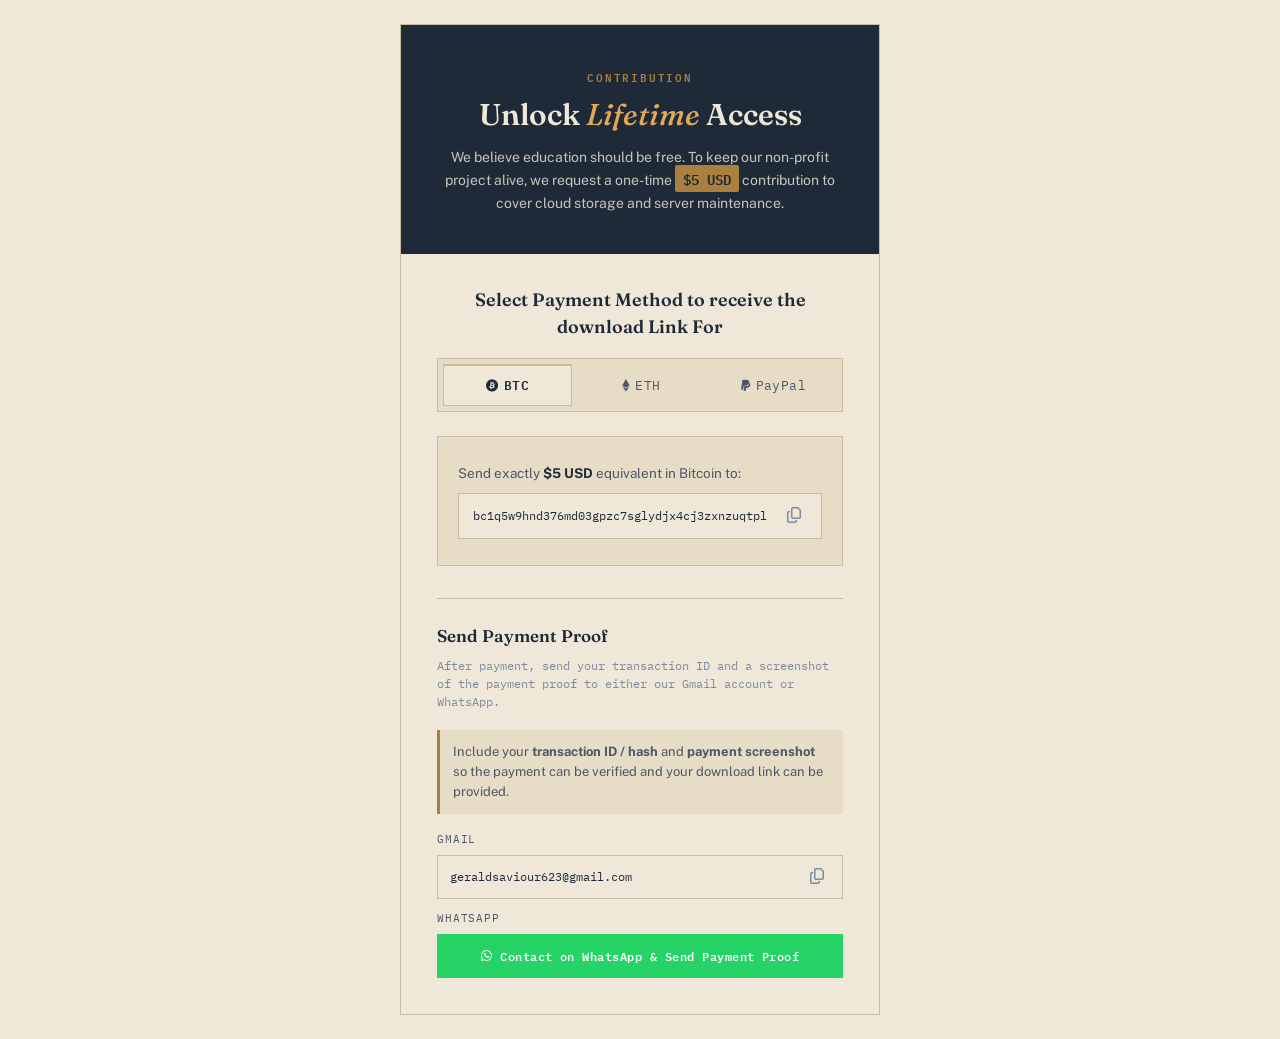
<file: course-access.html>
<!DOCTYPE html>
<html lang="en">
<head>
    <meta charset="UTF-8">
    <meta name="viewport" content="width=device-width, initial-scale=1.0">
    <title>Course Access - Contribution</title>
    <!-- FontAwesome for Icons -->
    <link rel="stylesheet" href="https://cdnjs.cloudflare.com/ajax/libs/font-awesome/6.4.0/css/all.min.css">
    <!-- Fonts used by the design system -->
    <link rel="preconnect" href="https://fonts.googleapis.com">
    <link href="https://fonts.googleapis.com/css2?family=Fraunces:ital,wght@0,340;0,600;1,500&family=Public+Sans:wght@400;600;700&family=IBM+Plex+Mono:wght@400;600&display=swap" rel="stylesheet">

    <style>
        :root{
            --paper:   #EFE7D8;
            --paper-2: #E7DCC6;
            --ink:     #1E2A38;
            --ink-soft:#4B5768;
            --slate:   #7C8CA0;
            --brass:   #A9803F;
            --oxblood: #7A2E22;
            --rule:    #C9BCA0;

            --serif: 'Fraunces', serif;
            --sans:  'Public Sans', sans-serif;
            --mono:  'IBM Plex Mono', monospace;
        }

        *{ box-sizing:border-box; }

        body{
            margin:0;
            min-height:100vh;
            display:flex;
            align-items:center;
            justify-content:center;
            padding:24px;
            background:var(--paper);
            color:var(--ink);
            font-family:var(--sans);
            font-size:16px;
            line-height:1.5;
            -webkit-font-smoothing:antialiased;
        }

        .fade-in { animation: fadeIn 0.3s ease-in-out; }
        @keyframes fadeIn {
            from { opacity: 0; transform: translateY(5px); }
            to { opacity: 1; transform: translateY(0); }
        }

        /* ===== Card shell ===== */
        .contribution-card{
            width:100%;
            max-width:480px;
            background:var(--paper);
            border:1px solid var(--rule);
            overflow:hidden;
        }

        /* ===== Header ===== */
        .card-header{
            background:var(--ink);
            color:var(--paper);
            text-align:center;
            padding:44px 36px 40px;
        }

        .card-header .eyebrow{
            font-family:var(--mono);
            font-size:11px;
            letter-spacing:.16em;
            text-transform:uppercase;
            color:var(--brass);
            font-weight:600;
            display:block;
            margin-bottom:12px;
        }

        .card-header h1{
            font-family:var(--serif);
            font-weight:600;
            font-size:30px;
            line-height:1.15;
            margin:0 0 14px;
        }

        .card-header h1 em{
            font-style:italic;
            font-weight:500;
            color:#E3A857;
        }

        .card-header p{
            font-size:14px;
            line-height:1.6;
            color:rgba(239,231,216,.82);
            margin:0;
        }

        .price-pill{
            font-family:var(--mono);
            font-weight:600;
            color:var(--ink);
            background:var(--brass);
            padding:2px 8px;
            border-radius:2px;
        }

        /* ===== Body ===== */
        .card-body{ padding:32px 36px 36px; }

        .section-title{
            font-family:var(--serif);
            font-weight:600;
            font-size:18px;
            text-align:center;
            margin:0 0 18px;
        }

        /* ===== Tabs ===== */
        .tab-row{
            display:flex;
            gap:6px;
            background:var(--paper-2);
            border:1px solid var(--rule);
            padding:5px;
            margin-bottom:24px;
        }

        .tab-btn{
            flex:1;
            background:none;
            border:none;
            font-family:var(--mono);
            font-size:12.5px;
            letter-spacing:.03em;
            color:var(--ink-soft);
            padding:9px 6px;
            cursor:pointer;
            transition:.15s ease;
        }

        .tab-btn i{ margin-right:5px; }

        .tab-btn.active-tab{
            background:var(--paper);
            color:var(--ink);
            font-weight:600;
            box-shadow:0 1px 0 var(--rule) inset;
            border:1px solid var(--rule);
        }

        /* ===== Payment details panel ===== */
        .details-panel{
            background:var(--paper-2);
            border:1px solid var(--rule);
            padding:20px;
            margin-bottom:32px;
            min-height:130px;
            display:flex;
            flex-direction:column;
            justify-content:center;
        }

        .details-panel p{
            font-size:13.5px;
            color:var(--ink-soft);
            margin:0 0 10px;
        }

        .details-panel p strong{ color:var(--ink); }

        .address-row{
            display:flex;
            align-items:center;
            justify-content:space-between;
            gap:12px;
            background:var(--paper);
            border:1px solid var(--rule);
            padding:12px 14px;
        }

        .address-row code,
        .address-row span{
            font-family:var(--mono);
            font-size:12px;
            color:var(--ink);
            word-break:break-all;
        }

        .copy-btn{
            flex:none;
            background:none;
            border:none;
            color:var(--slate);
            cursor:pointer;
            font-size:16px;
            transition:color .15s ease;
        }

        .copy-btn:hover{ color:var(--oxblood); }

        .payment-panel.hidden{ display:none; }

        /* ===== Payment Confirmation Contact ===== */
        .contact-section{
            border-top:1px solid var(--rule);
            padding-top:24px;
            margin-top:4px;
        }

        .contact-title{
            font-family:var(--serif);
            font-weight:600;
            font-size:17px;
            margin:0 0 8px;
        }

        .contact-hint{
            font-family:var(--mono);
            font-size:11.5px;
            color:var(--slate);
            line-height:1.6;
            margin:0 0 18px;
        }

        .contact-label{
            display:block;
            font-family:var(--mono);
            font-size:10.5px;
            letter-spacing:.08em;
            text-transform:uppercase;
            color:var(--ink-soft);
            margin-bottom:7px;
        }

        .contact-row{
            display:flex;
            align-items:center;
            gap:10px;
            background:var(--paper);
            border:1px solid var(--rule);
            padding:11px 12px;
            margin-bottom:12px;
        }

        .contact-row .contact-value{
            flex:1;
            min-width:0;
            font-family:var(--mono);
            font-size:12px;
            color:var(--ink);
            word-break:break-all;
        }

        .contact-row .copy-btn{
            flex:none;
        }

        .whatsapp-contact{
            display:flex;
            align-items:center;
            justify-content:center;
            gap:8px;
            width:100%;
            background:#25D366;
            color:#fff;
            border:1px solid #25D366;
            padding:12px 14px;
            text-decoration:none;
            font-family:var(--mono);
            font-size:12px;
            font-weight:600;
            letter-spacing:.04em;
            transition:.15s ease;
        }

        .whatsapp-contact:hover{
            filter:brightness(.95);
        }

        .proof-note{
            margin:0 0 18px;
            padding:12px 13px;
            background:var(--paper-2);
            border-left:3px solid var(--brass);
            color:var(--ink-soft);
            font-size:13px;
            line-height:1.55;
        }

        /* ===== Toast ===== */
        #toast{
            position:fixed;
            bottom:20px; right:20px;
            display:flex;
            align-items:center;
            gap:10px;
            background:var(--ink);
            color:var(--paper);
            font-family:var(--sans);
            font-size:13.5px;
            padding:12px 20px;
            border:1px solid var(--rule);
            box-shadow:0 12px 24px rgba(20,24,30,.25);
            transform:translateY(80px);
            opacity:0;
            transition:transform .3s ease, opacity .3s ease;
        }

        #toast.show{ transform:translateY(0); opacity:1; }
        #toast-icon.text-green-400{ color:#7FA36B; }
        #toast-icon.text-blue-400{ color:#7DA0C4; }
    </style>
</head>
<body>

    <div class="contribution-card">

        <!-- Header Section -->
        <div class="card-header">
            <span class="eyebrow">Contribution</span>
            <h1>Unlock <em>Lifetime</em> Access</h1>
            <p>
                We believe education should be free. To keep our non-profit project alive, we request a one-time
                <span class="price-pill">$5 USD</span> contribution to cover cloud storage and server maintenance.
            </p>
        </div>

        <div class="card-body">
            <h2 class="section-title">Select Payment Method to receive the download Link For <strong><span id="courseTitle" style="color: green;"></span></strong></h2>

            <!-- Payment Method Tabs -->
            <div class="tab-row">
                <button onclick="switchTab('crypto-btc')" id="tab-crypto-btc" class="tab-btn active-tab">
                    <i class="fa-brands fa-bitcoin"></i>BTC
                </button>
                <button onclick="switchTab('crypto-eth')" id="tab-crypto-eth" class="tab-btn">
                    <i class="fa-brands fa-ethereum"></i>ETH
                </button>
                <button onclick="switchTab('paypal')" id="tab-paypal" class="tab-btn">
                    <i class="fa-brands fa-paypal"></i>PayPal
                </button>
            </div>

            <!-- Payment Details Panels -->
            <div class="details-panel">

                <!-- Bitcoin Panel -->
                <div id="panel-crypto-btc" class="payment-panel fade-in">
                    <p>Send exactly <strong>$5 USD</strong> equivalent in Bitcoin to:</p>
                    <div class="address-row">
                        <code id="btc-address">bc1q5w9hnd376md03gpzc7sglydjx4cj3zxnzuqtpl</code>
                        <button onclick="copyToClipboard('btc-address')" class="copy-btn" title="Copy Address">
                            <i class="fa-regular fa-copy"></i>
                        </button>
                    </div>
                </div>

                <!-- Ethereum Panel -->
                <div id="panel-crypto-eth" class="payment-panel fade-in hidden">
                    <p>Send exactly <strong>$5 USD</strong> equivalent in Ethereum to:</p>
                    <div class="address-row">
                        <code id="eth-address">0xd2f3944807AEE4906d55039cC1267F8264E2912d</code>
                        <button onclick="copyToClipboard('eth-address')" class="copy-btn" title="Copy Address">
                            <i class="fa-regular fa-copy"></i>
                        </button>
                    </div>
                </div>

                <!-- PayPal Panel -->
                <div id="panel-paypal" class="payment-panel fade-in hidden">
                    <p>Send <strong>$5 USD</strong> via PayPal Friends & Family to:</p>
                    <div class="address-row">
                        <span id="paypal-email">malafamathwe@gmail.com</span>
                        <button onclick="copyToClipboard('paypal-email')" class="copy-btn" title="Copy Email">
                            <i class="fa-regular fa-copy"></i>
                        </button>
                    </div>
                </div>
            </div>
          <!-- Payment Confirmation Contact -->
          <div class="contact-section">
              <h3 class="contact-title">Send Payment Proof</h3>
              <p class="contact-hint">
                  After payment, send your transaction ID and a screenshot of the payment proof to either our Gmail account or WhatsApp.
              </p>

              <p class="proof-note">
                  Include your <strong>transaction ID / hash</strong> and <strong>payment screenshot</strong> so the payment can be verified and your download link can be provided.
              </p>

              <span class="contact-label">Gmail</span>
              <div class="contact-row">
                  <span id="receiver-email" class="contact-value">geraldsaviour623@gmail.com</span>
                  <button onclick="copyToClipboard('receiver-email')" class="copy-btn" title="Copy Gmail address" aria-label="Copy Gmail address">
                      <i class="fa-regular fa-copy"></i>
                  </button>
              </div>

              <span class="contact-label">WhatsApp</span>
              <a href="https://wa.me/256780611480" target="_blank" rel="noopener noreferrer" class="whatsapp-contact">
                  <i class="fa-brands fa-whatsapp"></i>
                  <span>Contact on WhatsApp &amp; Send Payment Proof</span>
              </a>
          </div>
        </div>
    </div>

    <!-- Toast Notification (Hidden by default) -->
    <div id="toast">
        <i id="toast-icon" class="fa-solid fa-circle-check text-green-400"></i>
        <span id="toast-msg">Copied to clipboard!</span>
    </div>

    <script>
        // Tab Switching Logic
        function switchTab(tabId) {
            document.querySelectorAll('.tab-btn').forEach(btn => {
                btn.classList.remove('active-tab');
            });
            document.querySelectorAll('.payment-panel').forEach(panel => {
                panel.classList.add('hidden');
            });

            const activeBtn = document.getElementById(`tab-${tabId}`);
            activeBtn.classList.add('active-tab');

            document.getElementById(`panel-${tabId}`).classList.remove('hidden');
        }

        // Copy to Clipboard Utility
        function copyToClipboard(elementId) {
            const textToCopy = document.getElementById(elementId).innerText;
            navigator.clipboard.writeText(textToCopy).then(() => {
                showToast('Copied to clipboard!', 'fa-copy', 'text-blue-400');
            }).catch(err => {
                console.error('Failed to copy: ', err);
            });
        }

        // Payment verification is handled directly through the displayed Gmail address or WhatsApp contact.
        // No automatic Gmail compose/linking logic is used.

        // Toast Notification System
        function showToast(message, iconClass, colorClass) {
            const toast = document.getElementById('toast');
            const toastMsg = document.getElementById('toast-msg');
            const toastIcon = document.getElementById('toast-icon');

            toastMsg.innerText = message;
            toastIcon.className = `fa-solid ${iconClass} ${colorClass}`;

            toast.classList.add('show');

            setTimeout(() => {
                toast.classList.remove('show');
            }, 3000);
        }

      const selectedCourse =
    JSON.parse(sessionStorage.getItem("selectedCourse"));

if (selectedCourse) {
    
  document.getElementById("courseTitle").textContent =
    selectedCourse.title;


}
    </script>
</body>
</html>
</file>
